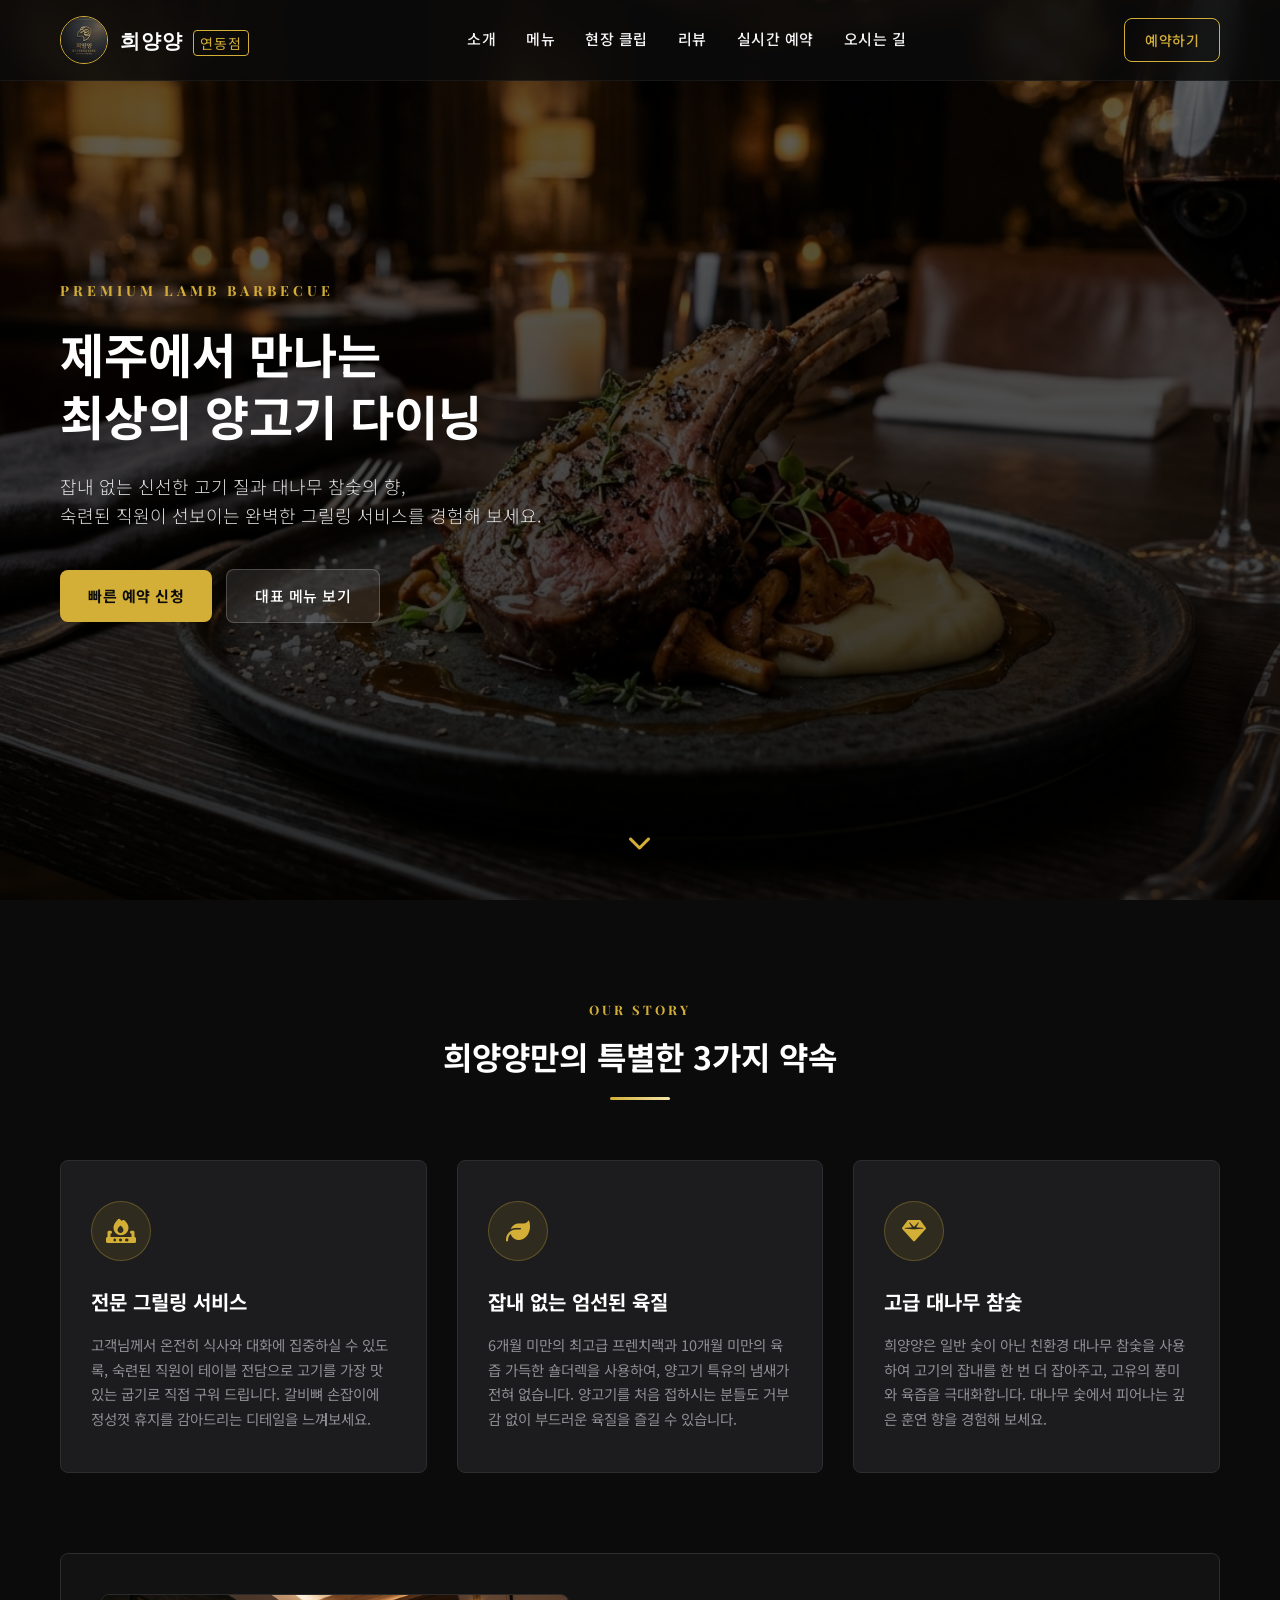
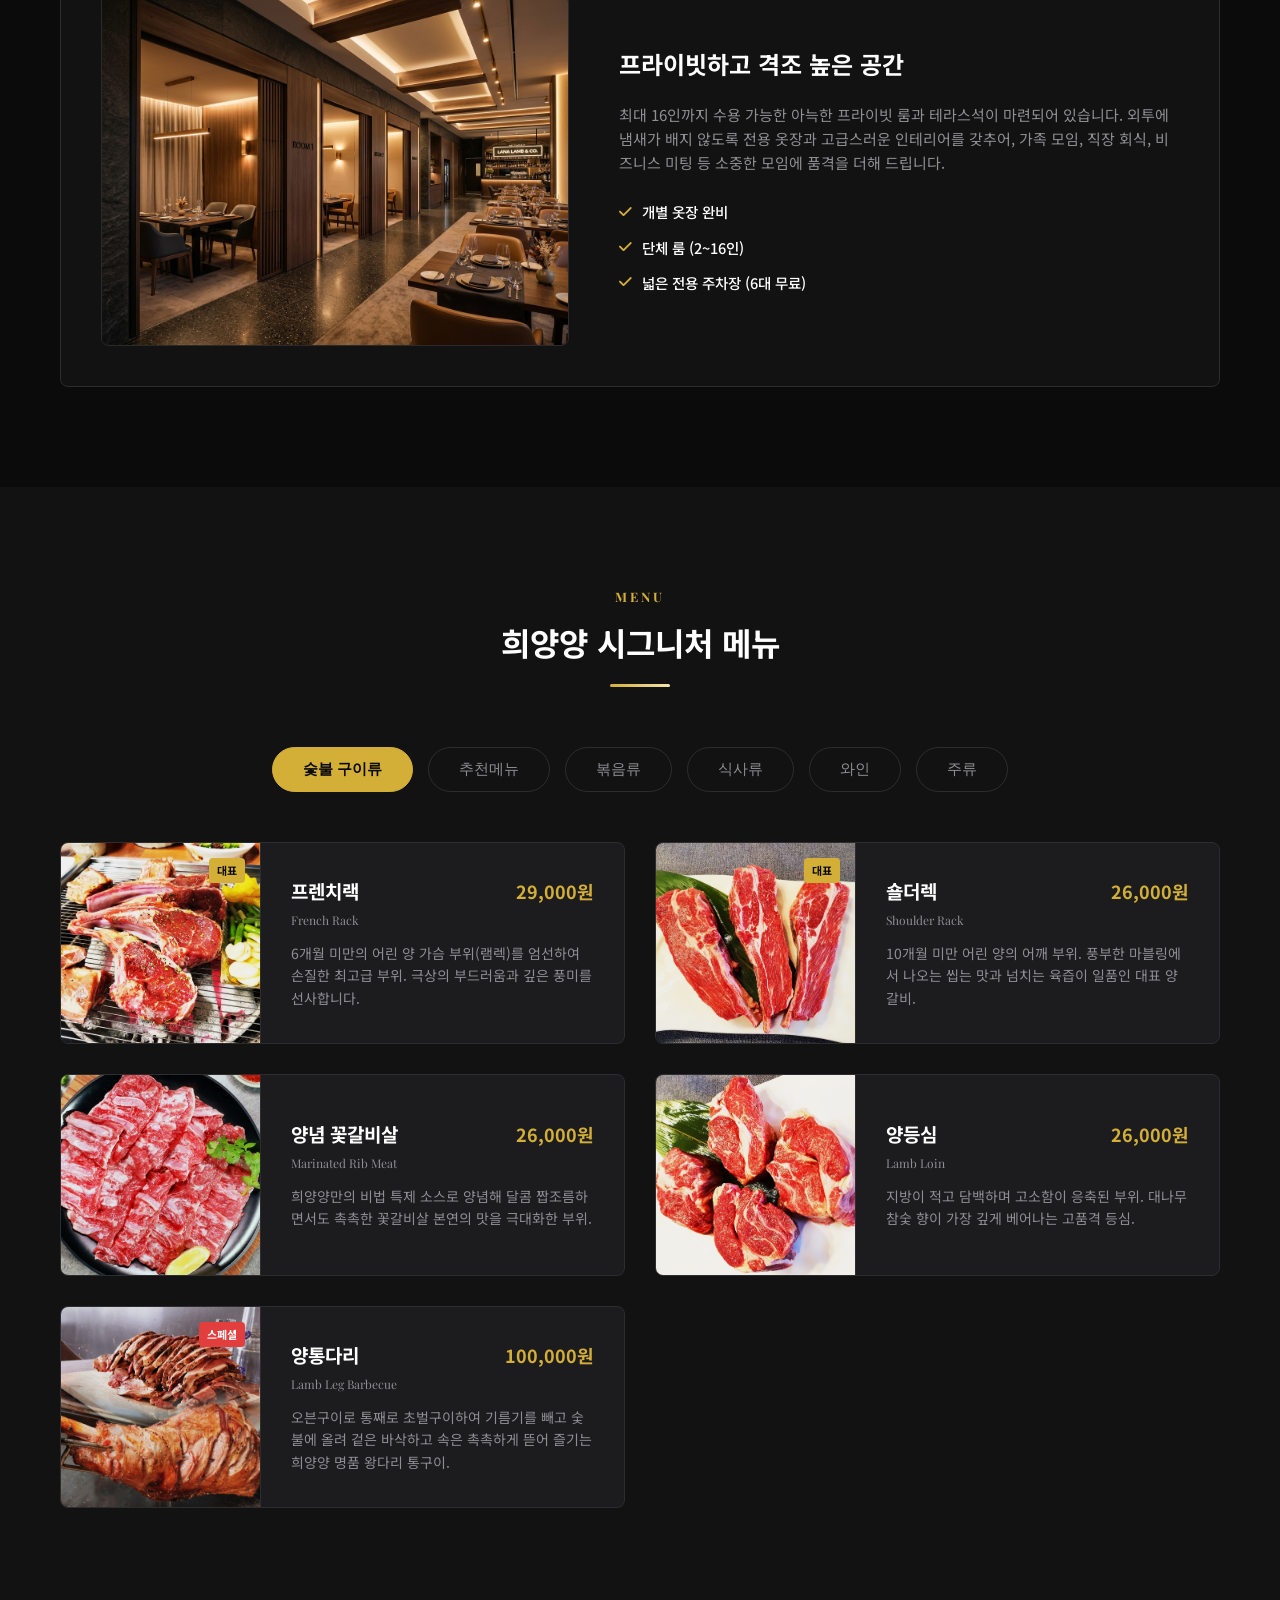
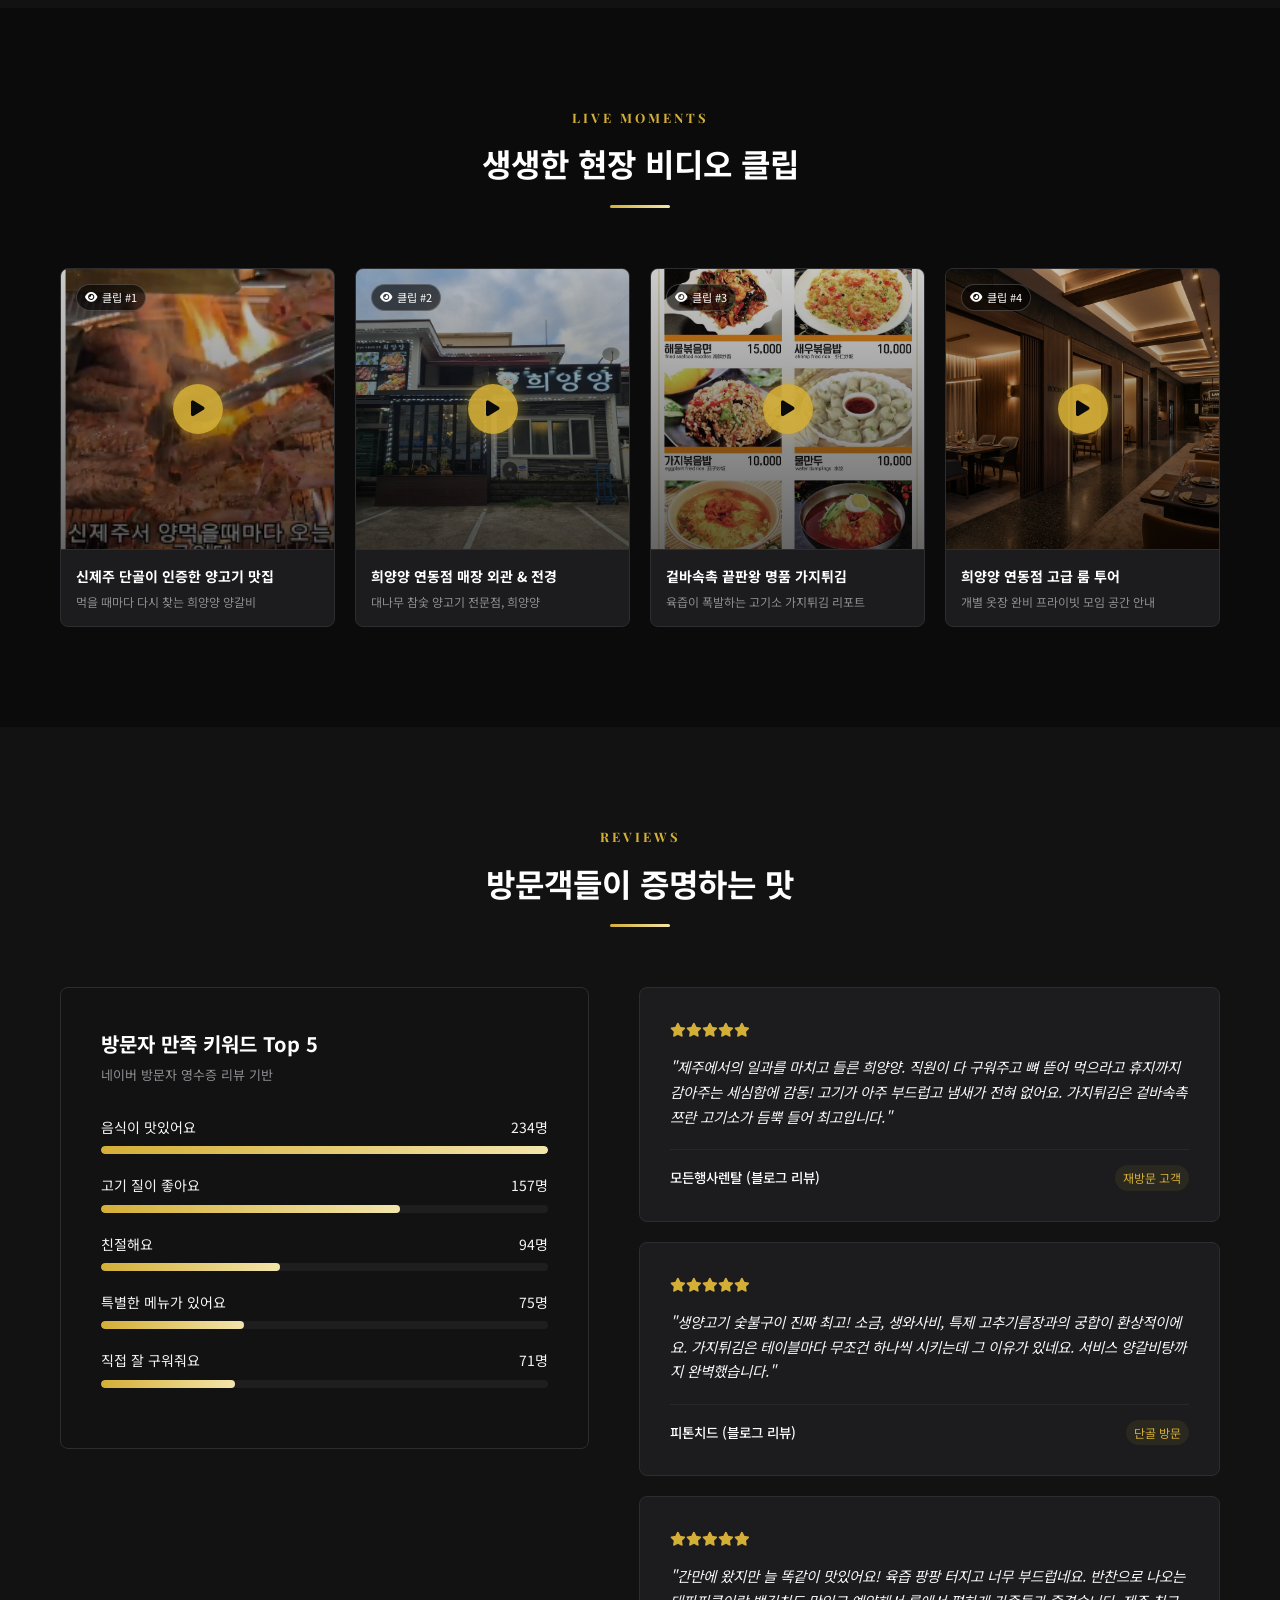
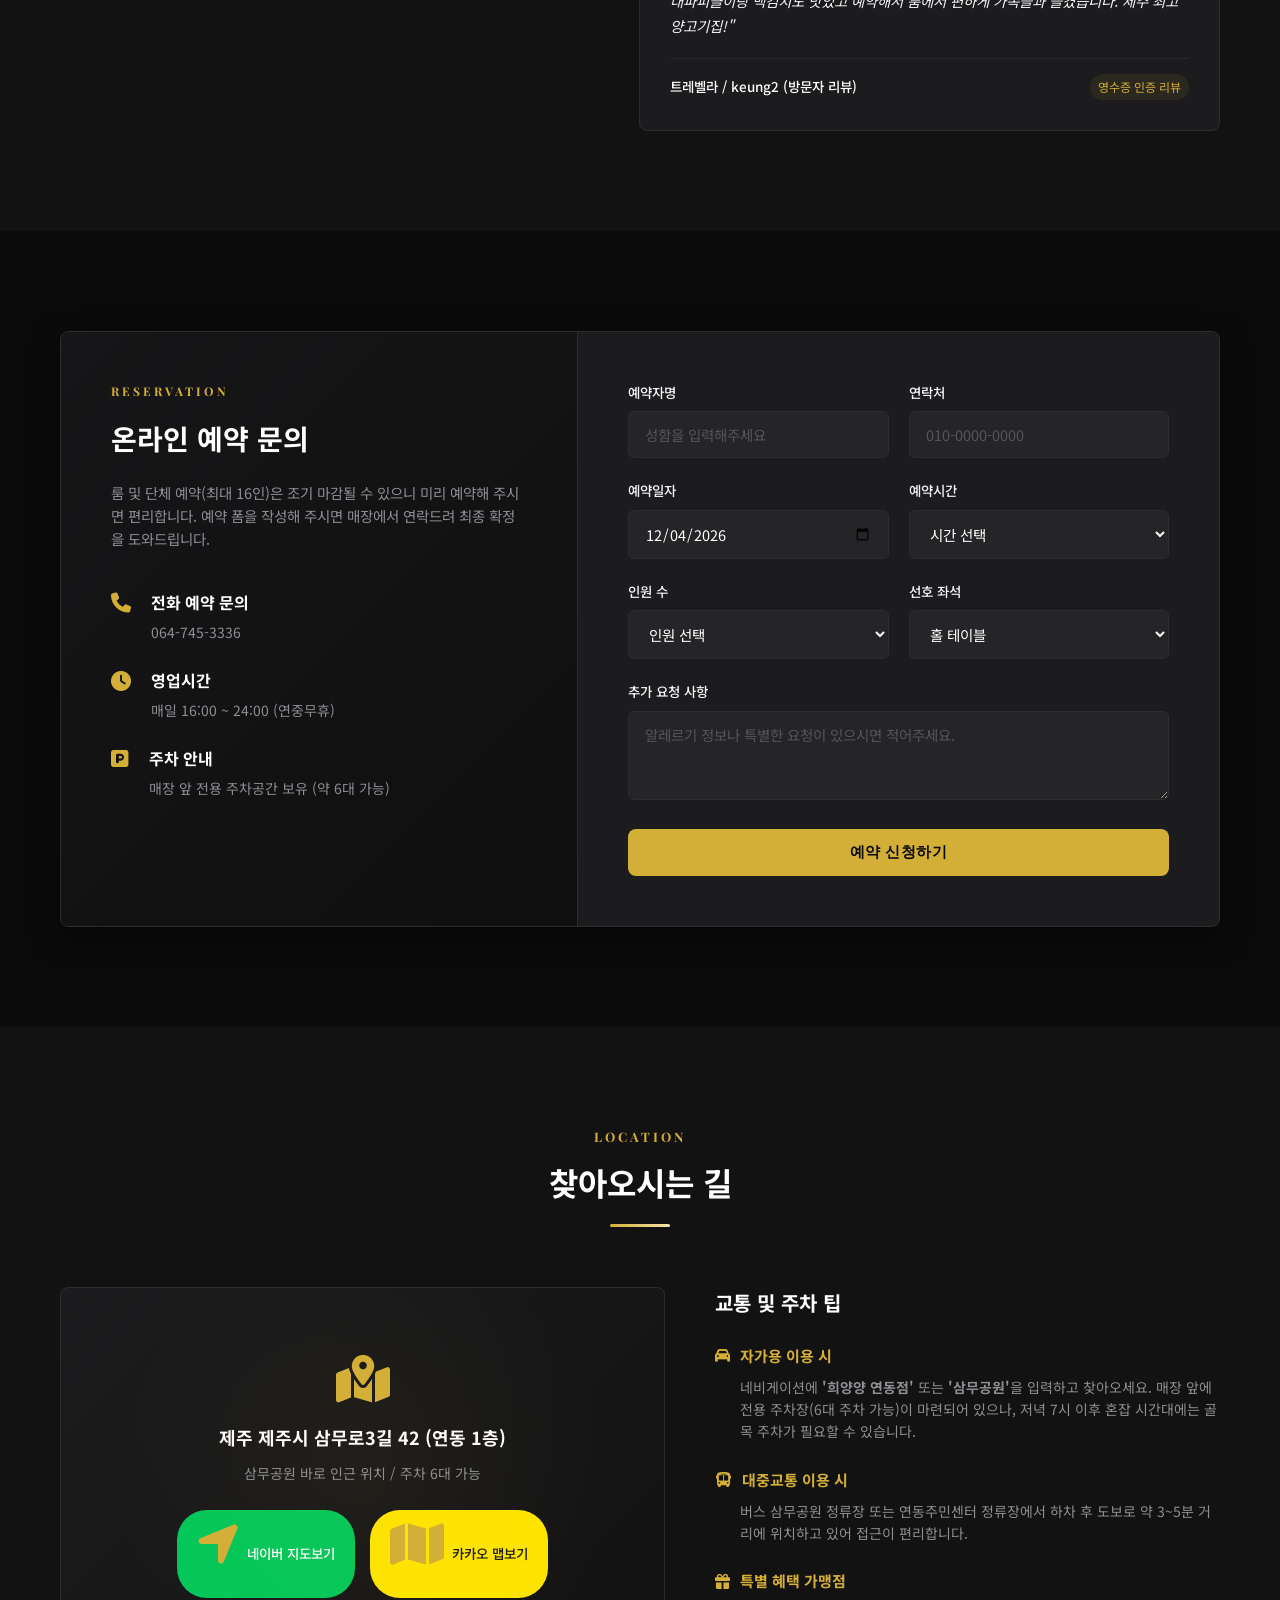
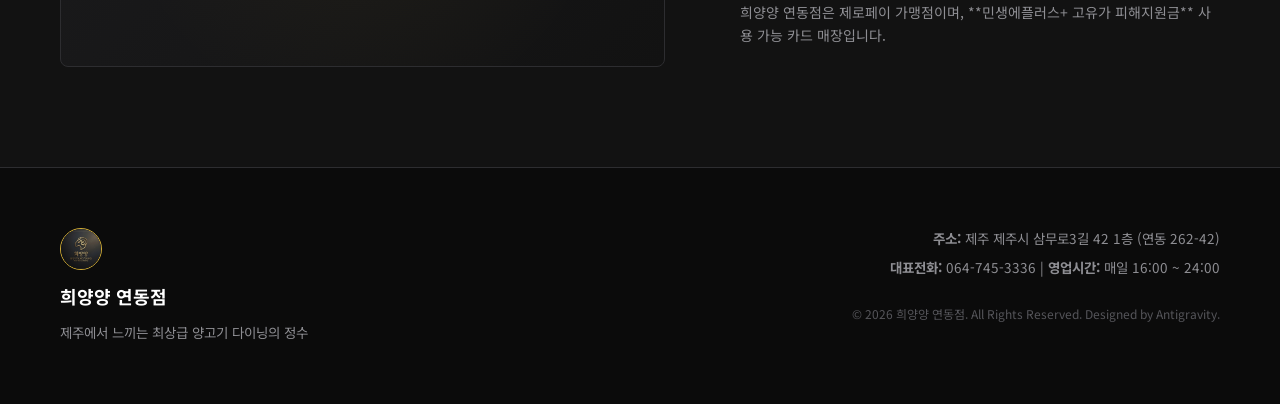
<file: index.html>
<!DOCTYPE html>
<html lang="ko">
<head>
  <meta charset="UTF-8">
  <meta name="viewport" content="width=device-width, initial-scale=1.0">
  <title>희양양 연동점 | 프리미엄 양고기 전문점</title>
  <meta name="description" content="제주 연동 삼무공원 근처 양고기 맛집 희양양. 잡내 없는 프렌치랙, 숄더렉과 직접 구워주는 명품 그릴링 서비스를 고급스러운 분위기에서 즐겨보세요.">
  
  <!-- SEO Open Graph -->
  <meta property="og:type" content="website">
  <meta property="og:title" content="희양양 연동점 | 프리미엄 양고기 전문점">
  <meta property="og:description" content="잡내 없는 최상급 양고기와 전문 그릴링 서비스, 대나무 참숯 향이 어우러진 신제주 최고의 양고기 맛집.">
  <meta property="og:image" content="images/hero.jpg">
  
  <!-- Fonts -->
  <link rel="preconnect" href="https://fonts.googleapis.com">
  <link rel="preconnect" href="https://fonts.gstatic.com" crossorigin>
  <link href="https://fonts.googleapis.com/css2?family=Noto+Sans+KR:wght@300;400;500;700&family=Playfair+Display:ital,wght@0,400;0,700;1,400&display=swap" rel="stylesheet">
  
  <!-- FontAwesome for Icons -->
  <link rel="stylesheet" href="https://cdnjs.cloudflare.com/ajax/libs/font-awesome/6.4.0/css/all.min.css">
  
  <!-- Custom CSS -->
  <link rel="stylesheet" href="style.css?v=1.3">
</head>
<body>

  <!-- Header & Navigation -->
  <header id="header">
    <div class="container header-container">
      <a href="#" class="logo-area">
        <img src="images/logo.jpg" alt="희양양 로고" class="logo-img">
        <span class="logo-text">희양양 <span class="accent">연동점</span></span>
      </a>
      
      <nav class="nav-menu" id="navMenu">
        <ul>
          <li><a href="#about" class="nav-link">소개</a></li>
          <li><a href="#menu" class="nav-link">메뉴</a></li>
          <li><a href="#clips" class="nav-link">현장 클립</a></li>
          <li><a href="#reviews" class="nav-link">리뷰</a></li>
          <li><a href="#reservation" class="nav-link">실시간 예약</a></li>
          <li><a href="#location" class="nav-link">오시는 길</a></li>
        </ul>
      </nav>

      <div class="header-cta">
        <a href="#reservation" class="btn btn-outline">예약하기</a>
      </div>

      <button class="hamburger" id="hamburger" aria-label="메뉴 열기">
        <i class="fa-solid fa-bars"></i>
      </button>
    </div>
  </header>

  <!-- Hero Section -->
  <section id="hero">
    <!-- Background Slider -->
    <div class="hero-slider">
      <div class="hero-slide active" style="background-image: url('images/exterior.png');"></div>
      <div class="hero-slide" style="background-image: url('images/hero.jpg');"></div>
      <div class="hero-slide" style="background-image: url('images/interior.jpg');"></div>
    </div>
    <div class="container hero-container">
      <div class="hero-content">
        <span class="sub-title">PREMIUM LAMB BARBECUE</span>
        <h1 class="main-title">제주에서 만나는<br>최상의 양고기 다이닝</h1>
        <p class="description">잡내 없는 신선한 고기 질과 대나무 참숯의 향,<br>숙련된 직원이 선보이는 완벽한 그릴링 서비스를 경험해 보세요.</p>
        <div class="hero-buttons">
          <a href="#reservation" class="btn btn-primary">빠른 예약 신청</a>
          <a href="#menu" class="btn btn-secondary">대표 메뉴 보기</a>
        </div>
      </div>
    </div>
    <div class="scroll-down">
      <a href="#about"><i class="fa-solid fa-chevron-down"></i></a>
    </div>
  </section>

  <!-- Brand Story / About Section -->
  <section id="about" class="section">
    <div class="container">
      <div class="section-header text-center">
        <span class="section-tag">OUR STORY</span>
        <h2 class="section-title">희양양만의 특별한 3가지 약속</h2>
        <div class="title-bar"></div>
      </div>
      
      <div class="about-grid">
        <div class="about-card">
          <div class="icon-box"><i class="fa-solid fa-fire-burner"></i></div>
          <h3>전문 그릴링 서비스</h3>
          <p>고객님께서 온전히 식사와 대화에 집중하실 수 있도록, 숙련된 직원이 테이블 전담으로 고기를 가장 맛있는 굽기로 직접 구워 드립니다. 갈비뼈 손잡이에 정성껏 휴지를 감아드리는 디테일을 느껴보세요.</p>
        </div>
        
        <div class="about-card">
          <div class="icon-box"><i class="fa-solid fa-leaf"></i></div>
          <h3>잡내 없는 엄선된 육질</h3>
          <p>6개월 미만의 최고급 프렌치랙과 10개월 미만의 육즙 가득한 숄더렉을 사용하여, 양고기 특유의 냄새가 전혀 없습니다. 양고기를 처음 접하시는 분들도 거부감 없이 부드러운 육질을 즐길 수 있습니다.</p>
        </div>
        
        <div class="about-card">
          <div class="icon-box"><i class="fa-solid fa-gem"></i></div>
          <h3>고급 대나무 참숯</h3>
          <p>희양양은 일반 숯이 아닌 친환경 대나무 참숯을 사용하여 고기의 잡내를 한 번 더 잡아주고, 고유의 풍미와 육즙을 극대화합니다. 대나무 숯에서 피어나는 깊은 훈연 향을 경험해 보세요.</p>
        </div>
      </div>

      <div class="about-intro-box">
        <div class="intro-image-wrapper">
          <img src="images/interior.jpg" alt="매장 내부 전경" class="intro-img">
        </div>
        <div class="intro-text">
          <h3>프라이빗하고 격조 높은 공간</h3>
          <p>최대 16인까지 수용 가능한 아늑한 프라이빗 룸과 테라스석이 마련되어 있습니다. 외투에 냄새가 배지 않도록 전용 옷장과 고급스러운 인테리어를 갖추어, 가족 모임, 직장 회식, 비즈니스 미팅 등 소중한 모임에 품격을 더해 드립니다.</p>
          <div class="features-list">
            <span><i class="fa-solid fa-check"></i> 개별 옷장 완비</span>
            <span><i class="fa-solid fa-check"></i> 단체 룸 (2~16인)</span>
            <span><i class="fa-solid fa-check"></i> 넓은 전용 주차장 (6대 무료)</span>
          </div>
        </div>
      </div>
    </div>
  </section>

  <!-- Menu Section -->
  <section id="menu" class="section bg-dark">
    <div class="container">
      <div class="section-header text-center">
        <span class="section-tag">MENU</span>
        <h2 class="section-title">희양양 <br class="mobile-only-br">시그니처 메뉴</h2>
        <div class="title-bar"></div>
      </div>

      <!-- Menu Tabs Container -->
      <div class="menu-tabs-container">
        <div class="menu-tabs">
          <button class="tab-btn active" data-target="bbq">숯불 구이류</button>
          <button class="tab-btn" data-target="recommend">추천메뉴</button>
          <button class="tab-btn" data-target="stirfry">볶음류</button>
          <button class="tab-btn" data-target="meals">식사류</button>
          <button class="tab-btn" data-target="wine">와인</button>
          <button class="tab-btn" data-target="drinks">주류</button>
        </div>
        <!-- Scroll Cue Indicator -->
        <div class="scroll-cue" id="menuScrollCue">
          <i class="fa-solid fa-chevron-right"></i>
        </div>
      </div>

      <!-- Tab Content: BBQ -->
      <div class="tab-content active" id="bbq">
        <div class="menu-grid">
          <!-- Menu 1 -->
          <div class="menu-card">
            <div class="menu-card-image" style="background-image: url('images/frenchrack.jpg'); background-size: cover; background-position: center;">
              <div class="menu-card-badge">대표</div>
            </div>
            <div class="menu-card-info">
              <div class="menu-card-header">
                <h3>프렌치랙 <span class="sub-name">French Rack</span></h3>
                <span class="price">29,000원</span>
              </div>
              <p class="menu-desc">6개월 미만의 어린 양 가슴 부위(램렉)를 엄선하여 손질한 최고급 부위. 극상의 부드러움과 깊은 풍미를 선사합니다.</p>
            </div>
          </div>
          
          <!-- Menu 2 -->
          <div class="menu-card">
            <div class="menu-card-image" style="background-image: url('images/shoulderack.jpg'); background-size: cover; background-position: center;">
              <div class="menu-card-badge">대표</div>
            </div>
            <div class="menu-card-info">
              <div class="menu-card-header">
                <h3>숄더렉 <span class="sub-name">Shoulder Rack</span></h3>
                <span class="price">26,000원</span>
              </div>
              <p class="menu-desc">10개월 미만 어린 양의 어깨 부위. 풍부한 마블링에서 나오는 씹는 맛과 넘치는 육즙이 일품인 대표 양갈비.</p>
            </div>
          </div>

          <!-- Menu 3 -->
          <div class="menu-card">
            <div class="menu-card-image" style="background-image: url('images/ribmeat.jpg'); background-size: cover; background-position: center;"></div>
            <div class="menu-card-info">
              <div class="menu-card-header">
                <h3>양념 꽃갈비살 <span class="sub-name">Marinated Rib Meat</span></h3>
                <span class="price">26,000원</span>
              </div>
              <p class="menu-desc">희양양만의 비법 특제 소스로 양념해 달콤 짭조름하면서도 촉촉한 꽃갈비살 본연의 맛을 극대화한 부위.</p>
            </div>
          </div>

          <!-- Menu 4 -->
          <div class="menu-card">
            <div class="menu-card-image" style="background-image: url('images/loin.jpg'); background-size: cover; background-position: center;"></div>
            <div class="menu-card-info">
              <div class="menu-card-header">
                <h3>양등심 <span class="sub-name">Lamb Loin</span></h3>
                <span class="price">26,000원</span>
              </div>
              <p class="menu-desc">지방이 적고 담백하며 고소함이 응축된 부위. 대나무 참숯 향이 가장 깊게 베어나는 고품격 등심.</p>
            </div>
          </div>

          <!-- Menu 5 -->
          <div class="menu-card">
            <div class="menu-card-image" style="background-image: url('images/lambleg.jpg'); background-size: cover; background-position: center;">
              <div class="menu-card-badge" style="background-color: #e23e3e; color: #fff;">스페셜</div>
            </div>
            <div class="menu-card-info">
              <div class="menu-card-header">
                <h3>양통다리 <span class="sub-name">Lamb Leg Barbecue</span></h3>
                <span class="price">100,000원</span>
              </div>
              <p class="menu-desc">오븐구이로 통째로 초벌구이하여 기름기를 빼고 숯불에 올려 겉은 바삭하고 속은 촉촉하게 뜯어 즐기는 희양양 명품 왕다리 통구이.</p>
            </div>
          </div>
        </div>
      </div>

      <!-- Tab Content: Recommend -->
      <div class="tab-content" id="recommend">
        <div class="menu-category-wrapper">
          <div class="menu-category-image-box">
            <img src="images/recommend.png" alt="추천메뉴" class="menu-category-img">
          </div>
          <div class="menu-category-list-box">
            <ul class="luxury-menu-list">
              <li>
                <span class="menu-name">마라롱샤</span>
                <span class="menu-dots"></span>
                <span class="menu-price">35,000원</span>
              </li>
              <li>
                <span class="menu-name">마라샹궈</span>
                <span class="menu-dots"></span>
                <span class="menu-price">35,000원</span>
              </li>
              <li>
                <span class="menu-name">마라소고기</span>
                <span class="menu-dots"></span>
                <span class="menu-price">25,000원</span>
              </li>
              <li>
                <span class="menu-name">마라탕</span>
                <span class="menu-dots"></span>
                <span class="menu-price">15,000원</span>
              </li>
            </ul>
          </div>
        </div>
      </div>

      <!-- Tab Content: Stir-fry -->
      <div class="tab-content" id="stirfry">
        <div class="menu-category-wrapper">
          <div class="menu-category-image-box">
            <img src="images/stirfry.jpg" alt="볶음류" class="menu-category-img">
          </div>
          <div class="menu-category-list-box">
            <ul class="luxury-menu-list">
              <li>
                <span class="menu-name">토마토양고기스튜</span>
                <span class="menu-dots"></span>
                <span class="menu-price">26,000원</span>
              </li>
              <li>
                <span class="menu-name">꿔바로우</span>
                <span class="menu-dots"></span>
                <span class="menu-price">20,000원</span>
              </li>
              <li>
                <span class="menu-name">가지튀김</span>
                <span class="menu-dots"></span>
                <span class="menu-price">20,000원</span>
              </li>
              <li>
                <span class="menu-name">어향가지</span>
                <span class="menu-dots"></span>
                <span class="menu-price">20,000원</span>
              </li>
              <li>
                <span class="menu-name">향라대하</span>
                <span class="menu-dots"></span>
                <span class="menu-price">20,000원</span>
              </li>
              <li>
                <span class="menu-name">청경채새우요리</span>
                <span class="menu-dots"></span>
                <span class="menu-price">20,000원</span>
              </li>
            </ul>
          </div>
        </div>
      </div>

      <!-- Tab Content: Meals -->
      <div class="tab-content" id="meals">
        <div class="menu-category-wrapper">
          <div class="menu-category-image-box">
            <img src="images/meals.jpg" alt="식사류" class="menu-category-img">
          </div>
          <div class="menu-category-list-box">
            <ul class="luxury-menu-list">
              <li>
                <span class="menu-name">해물볶음면</span>
                <span class="menu-dots"></span>
                <span class="menu-price">15,000원</span>
              </li>
              <li>
                <span class="menu-name">새우볶음밥</span>
                <span class="menu-dots"></span>
                <span class="menu-price">10,000원</span>
              </li>
              <li>
                <span class="menu-name">가지볶음밥</span>
                <span class="menu-dots"></span>
                <span class="menu-price">10,000원</span>
              </li>
              <li>
                <span class="menu-name">물만두</span>
                <span class="menu-dots"></span>
                <span class="menu-price">10,000원</span>
              </li>
              <li>
                <span class="menu-name">옥수수국수</span>
                <span class="menu-dots"></span>
                <span class="menu-price">8,000원</span>
              </li>
              <li>
                <span class="menu-name">냉면</span>
                <span class="menu-dots"></span>
                <span class="menu-price">7,000원</span>
              </li>
            </ul>
          </div>
        </div>
      </div>

      <!-- Tab Content: Wine -->
      <div class="tab-content" id="wine">
        <div class="menu-category-wrapper">
          <div class="menu-category-image-box">
            <img src="images/wine.png" alt="와인" class="menu-category-img">
          </div>
          <div class="menu-category-list-box">
            <ul class="luxury-menu-list">
              <li>
                <span class="menu-name">1865 까베르네 쇼비뇽</span>
                <span class="menu-dots"></span>
                <span class="menu-price">80,000원</span>
              </li>
              <li>
                <span class="menu-name">몬테스 알파 까베르네 쇼비뇽</span>
                <span class="menu-dots"></span>
                <span class="menu-price">75,000원</span>
              </li>
              <li>
                <span class="menu-name">퀸 오브 몽페라 레드</span>
                <span class="menu-dots"></span>
                <span class="menu-price">65,000원</span>
              </li>
              <li>
                <span class="menu-name">샤또 뀌르통 라 페리에르</span>
                <span class="menu-dots"></span>
                <span class="menu-price">60,000원</span>
              </li>
              <li>
                <span class="menu-name">빈 555 쉬라즈</span>
                <span class="menu-dots"></span>
                <span class="menu-price">60,000원</span>
              </li>
              <li>
                <span class="menu-name">빠삐용 메를로 까베르네</span>
                <span class="menu-dots"></span>
                <span class="menu-price">55,000원</span>
              </li>
              <li>
                <span class="menu-name">앙시앙땅 까베르네 쉬라</span>
                <span class="menu-dots"></span>
                <span class="menu-price">45,000원</span>
              </li>
              <li>
                <span class="menu-name">7 컬러즈 까베르네 쇼비뇽</span>
                <span class="menu-dots"></span>
                <span class="menu-price">40,000원</span>
              </li>
              <li>
                <span class="menu-name">뷰 마넨 레세르바 소비뇽 블랑</span>
                <span class="menu-dots"></span>
                <span class="menu-price">39,000원</span>
              </li>
              <li>
                <span class="menu-name">카르멘 샤도네</span>
                <span class="menu-dots"></span>
                <span class="menu-price">35,000원</span>
              </li>
              <li>
                <span class="menu-name">본 샹스 모스카토</span>
                <span class="menu-dots"></span>
                <span class="menu-price">25,000원</span>
              </li>
            </ul>
          </div>
        </div>
      </div>

      <!-- Tab Content: Drinks -->
      <div class="tab-content" id="drinks">
        <div class="menu-category-wrapper">
          <div class="menu-category-image-box">
            <img src="images/drinks.png" alt="주류" class="menu-category-img">
          </div>
          <div class="menu-category-list-box">
            <ul class="luxury-menu-list">
              <li>
                <span class="menu-name">자약</span>
                <span class="menu-dots"></span>
                <span class="menu-price">80,000원</span>
              </li>
              <li>
                <span class="menu-name">연태고량</span>
                <span class="menu-dots"></span>
                <span class="menu-price">45,000원</span>
              </li>
              <li>
                <span class="menu-name">죽엽청주</span>
                <span class="menu-dots"></span>
                <span class="menu-price">45,000원</span>
              </li>
              <li>
                <span class="menu-name">공부가주</span>
                <span class="menu-dots"></span>
                <span class="menu-price">45,000원</span>
              </li>
              <li>
                <span class="menu-name">칭다오</span>
                <span class="menu-dots"></span>
                <span class="menu-price">7,000원</span>
              </li>
              <li>
                <span class="menu-name">하얼빈</span>
                <span class="menu-dots"></span>
                <span class="menu-price">6,000원</span>
              </li>
              <li>
                <span class="menu-name">소주</span>
                <span class="menu-dots"></span>
                <span class="menu-price">5,000원</span>
              </li>
              <li>
                <span class="menu-name">맥주</span>
                <span class="menu-dots"></span>
                <span class="menu-price">5,000원</span>
              </li>
              <li>
                <span class="menu-name">음료수</span>
                <span class="menu-dots"></span>
                <span class="menu-price">2,000원</span>
              </li>
            </ul>
          </div>
        </div>
      </div>


    </div>
  </section>

  <!-- Live Video Clips Section -->
  <section id="clips" class="section">
    <div class="container">
      <div class="section-header text-center">
        <span class="section-tag">LIVE MOMENTS</span>
        <h2 class="section-title">생생한 현장 비디오 클립</h2>
        <div class="title-bar"></div>
      </div>

      <div class="clips-grid">
        <!-- Clip 1 -->
        <a href="https://m.naver.com/shorts?mediaId=063ACAB8F6346B1ECAD6D0D35E98EA296CC1&serviceType=MOMENT&mediaType=VOD&recType=CLIP_SEARCH&panelType=vs_place&entryPoint=https%3A%2F%2Fplace.naver.com&recId=%7B%22type%22%3A%22INFO_TAG%22%2C%22order%22%3A%22RELATED%22%2C%22filter%22%3A%5B%22LOW_QUALITY_LEVEL_3%22%2C%22IS_POLITICAL_TOPIC_1%22%5D%2C%22query%22%3A%22place_1575929077%22%2C%22seedIndex%22%3A1%7D&enableReverse=true&clickNsc=mapv5.restaurant&clickArea=pht.clip" target="_blank" class="clip-card">
          <div class="clip-thumb" style="background-image: linear-gradient(rgba(0,0,0,0.2), rgba(0,0,0,0.6)), url('images/clip1_thumb.png');">
            <div class="play-icon"><i class="fa-solid fa-play"></i></div>
            <div class="clip-badge"><i class="fa-solid fa-eye"></i> 클립 #1</div>
          </div>
          <div class="clip-info">
            <h4>신제주 단골이 인증한 양고기 맛집</h4>
            <p>먹을 때마다 다시 찾는 희양양 양갈비</p>
          </div>
        </a>

        <!-- Clip 2 -->
        <a href="https://m.naver.com/shorts?mediaId=D83C301F56D9F241B3C66AC265F0176E6ECC&serviceType=CLIP&mediaType=VOD&recType=CLIP_SEARCH&panelType=vs_place&entryPoint=https%3A%2F%2Fplace.naver.com&recId=%7B%22type%22%3A%22INFO_TAG%22%2C%22order%22%3A%22RELATED%22%2C%22filter%22%3A%5B%22LOW_QUALITY_LEVEL_3%22%2C%22IS_POLITICAL_TOPIC_1%22%5D%2C%22query%22%3A%22place_1575929077%22%2C%22seedIndex%22%3A2%7D&enableReverse=true&clickNsc=mapv5.restaurant&clickArea=pht.clip" target="_blank" class="clip-card">
          <div class="clip-thumb" style="background-image: linear-gradient(rgba(0,0,0,0.2), rgba(0,0,0,0.6)), url('images/exterior.png');">
            <div class="play-icon"><i class="fa-solid fa-play"></i></div>
            <div class="clip-badge"><i class="fa-solid fa-eye"></i> 클립 #2</div>
          </div>
          <div class="clip-info">
            <h4>희양양 연동점 매장 외관 & 전경</h4>
            <p>대나무 참숯 양고기 전문점, 희양양</p>
          </div>
        </a>

        <!-- Clip 3 -->
        <a href="https://m.naver.com/shorts?mediaId=F0024BCE021DCD0B126B57AA820458275CD7&serviceType=MOMENT&mediaType=VOD&recType=CLIP_SEARCH&panelType=vs_place&entryPoint=https%3A%2F%2Fplace.naver.com&blogId=oyster_6715&docNo=10475637&recId=%7B%22type%22%3A%22INFO_TAG%22%2C%22order%22%3A%22RELATED%22%2C%22filter%22%3A%5B%22LOW_QUALITY_LEVEL_3%22%2C%22IS_POLITICAL_TOPIC_1%22%5D%2C%22query%22%3A%22place_1575929077%22%2C%22seedIndex%22%3A3%7D&enableReverse=true&clickNsc=mapv5.restaurant&clickArea=pht.clip" target="_blank" class="clip-card">
          <div class="clip-thumb" style="background-image: linear-gradient(rgba(0,0,0,0.2), rgba(0,0,0,0.6)), url('images/menu5.jpg');">
            <div class="play-icon"><i class="fa-solid fa-play"></i></div>
            <div class="clip-badge"><i class="fa-solid fa-eye"></i> 클립 #3</div>
          </div>
          <div class="clip-info">
            <h4>겉바속촉 끝판왕 명품 가지튀김</h4>
            <p>육즙이 폭발하는 고기소 가지튀김 리포트</p>
          </div>
        </a>

        <!-- Clip 4 -->
        <a href="https://m.naver.com/shorts?mediaId=FE3A43E5B038E6821E82D0D35E98EA296CC1&serviceType=MOMENT&mediaType=VOD&recType=CLIP_SEARCH&panelType=vs_place&entryPoint=https%3A%2F%2Fplace.naver.com&recId=%7B%22type%22%3A%22INFO_TAG%22%2C%22order%22%3A%22RELATED%22%2C%22filter%22%3A%5B%22LOW_QUALITY_LEVEL_3%22%2C%22IS_POLITICAL_TOPIC_1%22%5D%2C%22query%22%3A%22place_1575929077%22%2C%22seedIndex%22%3A4%7D&enableReverse=true&clickNsc=mapv5.restaurant&clickArea=pht.clip" target="_blank" class="clip-card">
          <div class="clip-thumb" style="background-image: linear-gradient(rgba(0,0,0,0.2), rgba(0,0,0,0.6)), url('images/interior.jpg');">
            <div class="play-icon"><i class="fa-solid fa-play"></i></div>
            <div class="clip-badge"><i class="fa-solid fa-eye"></i> 클립 #4</div>
          </div>
          <div class="clip-info">
            <h4>희양양 연동점 고급 룸 투어</h4>
            <p>개별 옷장 완비 프라이빗 모임 공간 안내</p>
          </div>
        </a>
      </div>
    </div>
  </section>

  <!-- Review Section -->
  <section id="reviews" class="section bg-dark">
    <div class="container">
      <div class="section-header text-center">
        <span class="section-tag">REVIEWS</span>
        <h2 class="section-title">방문객들이 증명하는 맛</h2>
        <div class="title-bar"></div>
      </div>

      <div class="reviews-wrapper">
        <!-- Keyword Analysis Chart (Left) -->
        <div class="review-stats">
          <h3>방문자 만족 키워드 Top 5</h3>
          <p class="stats-subtitle">네이버 방문자 영수증 리뷰 기반</p>
          
          <div class="stat-bar-group">
            <div class="stat-label-row">
              <span>음식이 맛있어요</span>
              <span>234명</span>
            </div>
            <div class="stat-bar-outer">
              <div class="stat-bar-inner" style="width: 100%;"></div>
            </div>
          </div>

          <div class="stat-bar-group">
            <div class="stat-label-row">
              <span>고기 질이 좋아요</span>
              <span>157명</span>
            </div>
            <div class="stat-bar-outer">
              <div class="stat-bar-inner" style="width: 67%;"></div>
            </div>
          </div>

          <div class="stat-bar-group">
            <div class="stat-label-row">
              <span>친절해요</span>
              <span>94명</span>
            </div>
            <div class="stat-bar-outer">
              <div class="stat-bar-inner" style="width: 40%;"></div>
            </div>
          </div>

          <div class="stat-bar-group">
            <div class="stat-label-row">
              <span>특별한 메뉴가 있어요</span>
              <span>75명</span>
            </div>
            <div class="stat-bar-outer">
              <div class="stat-bar-inner" style="width: 32%;"></div>
            </div>
          </div>

          <div class="stat-bar-group">
            <div class="stat-label-row">
              <span>직접 잘 구워줘요</span>
              <span>71명</span>
            </div>
            <div class="stat-bar-outer">
              <div class="stat-bar-inner" style="width: 30%;"></div>
            </div>
          </div>
        </div>

        <!-- Review Grid (Right) -->
        <div class="review-cards-container">
          <!-- Card 1 -->
          <div class="review-item">
            <div class="review-rating">
              <i class="fa-solid fa-star"></i><i class="fa-solid fa-star"></i><i class="fa-solid fa-star"></i><i class="fa-solid fa-star"></i><i class="fa-solid fa-star"></i>
            </div>
            <p class="review-text">"제주에서의 일과를 마치고 들른 희양양. 직원이 다 구워주고 뼈 뜯어 먹으라고 휴지까지 감아주는 세심함에 감동! 고기가 아주 부드럽고 냄새가 전혀 없어요. 가지튀김은 겉바속촉 쯔란 고기소가 듬뿍 들어 최고입니다."</p>
            <div class="review-author">
              <span class="author-name">모든행사렌탈 (블로그 리뷰)</span>
              <span class="visit-count">재방문 고객</span>
            </div>
          </div>

          <!-- Card 2 -->
          <div class="review-item">
            <div class="review-rating">
              <i class="fa-solid fa-star"></i><i class="fa-solid fa-star"></i><i class="fa-solid fa-star"></i><i class="fa-solid fa-star"></i><i class="fa-solid fa-star"></i>
            </div>
            <p class="review-text">"생양고기 숯불구이 진짜 최고! 소금, 생와사비, 특제 고추기름장과의 궁합이 환상적이에요. 가지튀김은 테이블마다 무조건 하나씩 시키는데 그 이유가 있네요. 서비스 양갈비탕까지 완벽했습니다."</p>
            <div class="review-author">
              <span class="author-name">피톤치드 (블로그 리뷰)</span>
              <span class="visit-count">단골 방문</span>
            </div>
          </div>

          <!-- Card 3 -->
          <div class="review-item">
            <div class="review-rating">
              <i class="fa-solid fa-star"></i><i class="fa-solid fa-star"></i><i class="fa-solid fa-star"></i><i class="fa-solid fa-star"></i><i class="fa-solid fa-star"></i>
            </div>
            <p class="review-text">"간만에 왔지만 늘 똑같이 맛있어요! 육즙 팡팡 터지고 너무 부드럽네요. 반찬으로 나오는 대파피클이랑 백김치도 맛있고 예약해서 룸에서 편하게 가족들과 즐겼습니다. 제주 최고 양고기집!"</p>
            <div class="review-author">
              <span class="author-name">트레벨라 / keung2 (방문자 리뷰)</span>
              <span class="visit-count">영수증 인증 리뷰</span>
            </div>
          </div>
        </div>
      </div>
    </div>
  </section>

  <!-- Reservation Section -->
  <section id="reservation" class="section">
    <div class="container">
      <div class="reservation-box">
        <div class="reservation-info-pane">
          <span class="tag">RESERVATION</span>
          <h2>온라인 예약 문의</h2>
          <p>룸 및 단체 예약(최대 16인)은 조기 마감될 수 있으니 미리 예약해 주시면 편리합니다. 예약 폼을 작성해 주시면 매장에서 연락드려 최종 확정을 도와드립니다.</p>
          
          <div class="info-item-list">
            <div class="info-item">
              <i class="fa-solid fa-phone"></i>
              <div>
                <h4>전화 예약 문의</h4>
                <p>064-745-3336</p>
              </div>
            </div>
            <div class="info-item">
              <i class="fa-solid fa-clock"></i>
              <div>
                <h4>영업시간</h4>
                <p>매일 16:00 ~ 24:00 (연중무휴)</p>
              </div>
            </div>
            <div class="info-item">
              <i class="fa-solid fa-square-parking"></i>
              <div>
                <h4>주차 안내</h4>
                <p>매장 앞 전용 주차공간 보유 (약 6대 가능)</p>
              </div>
            </div>
          </div>
        </div>

        <div class="reservation-form-pane">
          <form id="bookingForm">
            <div class="form-row">
              <div class="form-group">
                <label for="name">예약자명</label>
                <input type="text" id="name" required placeholder="성함을 입력해주세요">
              </div>
              <div class="form-group">
                <label for="phone">연락처</label>
                <input type="tel" id="phone" required placeholder="010-0000-0000">
              </div>
            </div>

            <div class="form-row">
              <div class="form-group">
                <label for="date">예약일자</label>
                <input type="date" id="date" required>
              </div>
              <div class="form-group">
                <label for="time">예약시간</label>
                <select id="time" required>
                  <option value="" disabled selected>시간 선택</option>
                  <option value="16:00">16:00</option>
                  <option value="17:00">17:00</option>
                  <option value="18:00">18:00 (피크타임)</option>
                  <option value="19:00">19:00 (피크타임)</option>
                  <option value="20:00">20:00</option>
                  <option value="21:00">21:00</option>
                  <option value="22:00">22:00</option>
                </select>
              </div>
            </div>

            <div class="form-row">
              <div class="form-group">
                <label for="guests">인원 수</label>
                <select id="guests" required>
                  <option value="" disabled selected>인원 선택</option>
                  <option value="2명">2명</option>
                  <option value="3~4명">3 ~ 4명</option>
                  <option value="5~8명">5 ~ 8명</option>
                  <option value="9~12명">9 ~ 12명 (단체)</option>
                  <option value="13~16명">13 ~ 16명 (단체 룸)</option>
                </select>
              </div>
              <div class="form-group">
                <label for="seating">선호 좌석</label>
                <select id="seating" required>
                  <option value="홀 테이블" selected>홀 테이블</option>
                  <option value="프라이빗 룸">프라이빗 룸 (옷장 완비)</option>
                  <option value="테라스석">테라스석</option>
                </select>
              </div>
            </div>

            <div class="form-group">
              <label for="requests">추가 요청 사항</label>
              <textarea id="requests" rows="3" placeholder="알레르기 정보나 특별한 요청이 있으시면 적어주세요."></textarea>
            </div>

            <button type="submit" class="btn btn-primary btn-block">예약 신청하기</button>
          </form>
        </div>
      </div>
    </div>
  </section>

  <!-- Location Section -->
  <section id="location" class="section bg-dark">
    <div class="container">
      <div class="section-header text-center">
        <span class="section-tag">LOCATION</span>
        <h2 class="section-title">찾아오시는 길</h2>
        <div class="title-bar"></div>
      </div>

      <div class="location-wrapper">
        <div class="map-container">
          <!-- Mock Map Placeholder with Premium Design -->
          <div class="map-placeholder">
            <div class="map-inner">
              <i class="fa-solid fa-map-location-dot"></i>
              <h3>제주 제주시 삼무로3길 42 (연동 1층)</h3>
              <p>삼무공원 바로 인근 위치 / 주차 6대 가능</p>
              <div class="map-links">
                <a href="https://map.naver.com/v5/search/%EC%95%BC%EC%96%91%EC%96%91%20%EC%97%B0%EB%8F%99%EC%A0%90" target="_blank" class="map-btn naver-map"><i class="fa-solid fa-location-arrow"></i> 네이버 지도보기</a>
                <a href="https://map.kakao.com/?q=%EC%A0%9C%EC%A3%BC%20%ED%9D%AC%EC%96%91%EC%96%91%20%EC%97%B0%EB%8F%99%EC%A0%90" target="_blank" class="map-btn kakao-map"><i class="fa-solid fa-map"></i> 카카오 맵보기</a>
              </div>
            </div>
          </div>
        </div>

        <div class="location-details">
          <h3>교통 및 주차 팁</h3>
          <ul class="tips-list">
            <li>
              <span class="tip-title"><i class="fa-solid fa-car"></i> 자가용 이용 시</span>
              <p>네비게이션에 <strong>'희양양 연동점'</strong> 또는 <strong>'삼무공원'</strong>을 입력하고 찾아오세요. 매장 앞에 전용 주차장(6대 주차 가능)이 마련되어 있으나, 저녁 7시 이후 혼잡 시간대에는 골목 주차가 필요할 수 있습니다.</p>
            </li>
            <li>
              <span class="tip-title"><i class="fa-solid fa-bus"></i> 대중교통 이용 시</span>
              <p>버스 삼무공원 정류장 또는 연동주민센터 정류장에서 하차 후 도보로 약 3~5분 거리에 위치하고 있어 접근이 편리합니다.</p>
            </li>
            <li>
              <span class="tip-title"><i class="fa-solid fa-gift"></i> 특별 혜택 가맹점</span>
              <p>희양양 연동점은 제로페이 가맹점이며, **민생에플러스+ 고유가 피해지원금** 사용 가능 카드 매장입니다.</p>
            </li>
          </ul>
        </div>
      </div>
    </div>
  </section>

  <!-- Footer -->
  <footer>
    <div class="container footer-container">
      <div class="footer-brand">
        <img src="images/logo.jpg" alt="희양양 로고" class="footer-logo">
        <h3>희양양 연동점</h3>
        <p>제주에서 느끼는 최상급 양고기 다이닝의 정수</p>
      </div>

      <div class="footer-info">
        <p><strong>주소:</strong> 제주 제주시 삼무로3길 42 1층 (연동 262-42)</p>
        <p><strong>대표전화:</strong> 064-745-3336 | <strong>영업시간:</strong> 매일 16:00 ~ 24:00</p>
        <p class="copyright">&copy; 2026 희양양 연동점. All Rights Reserved. Designed by Antigravity.</p>
      </div>
    </div>
  </footer>

  <!-- Booking Success Modal -->
  <div class="modal" id="successModal">
    <div class="modal-content">
      <i class="fa-solid fa-circle-check success-icon"></i>
      <h2>예약 신청이 완료되었습니다!</h2>
      <p>작성하신 정보로 예약을 접수하였습니다. 매장에서 신속히 확인하여 연락처(<span id="modalPhone"></span>)로 확정 전화를 드리겠습니다.</p>
      <button class="btn btn-primary" id="modalClose">확인</button>
    </div>
  </div>



  <!-- Custom JS -->
  <script src="script.js?v=1.3"></script>
</body>
</html>
</file>
<file: style.css>
/* ==========================================================================
   희양양 연동점 - 프리미엄 다크 에스테틱 스타일시트 (수정본)
   ========================================================================== */

/* 1. 디자인 시스템 토큰 정의 */
:root {
  --primary-color: #D4AF37;       /* 고급스러운 웜 골드 */
  --primary-hover: #F3E5AB;       /* 마일드 골드 */
  --bg-black: #0B0B0B;            /* 깊은 제트 블랙 */
  --bg-dark: #121212;             /* 기본 백그라운드 차콜 */
  --bg-card: #1C1C1E;             /* 카드 및 섹션 내 박스 */
  --bg-input: #252528;            /* 입력 필드 배경 */
  --border-color: #2D2D30;         /* 구분선 및 테두리 */
  
  --text-white: #FFFFFF;
  --text-light: #F5F5F7;          /* 기본 본문 텍스트 */
  --text-muted: #8E8E93;          /* 비활성/보조 텍스트 */
  --text-accent: #E5C158;
  
  --font-ko: 'Noto Sans KR', sans-serif;
  --font-en: 'Playfair Display', serif;
  
  --transition-smooth: all 0.3s cubic-bezier(0.25, 0.8, 0.25, 1);
  --box-shadow: 0 10px 30px rgba(0, 0, 0, 0.5);
  --border-radius: 8px;
}

/* Custom Scrollbar & Firefox Scrollbar */
html::-webkit-scrollbar,
body::-webkit-scrollbar,
::-webkit-scrollbar {
  width: 10px;
  height: 10px;
}
html::-webkit-scrollbar-track,
body::-webkit-scrollbar-track,
::-webkit-scrollbar-track {
  background: var(--bg-black);
}
html::-webkit-scrollbar-thumb,
body::-webkit-scrollbar-thumb,
::-webkit-scrollbar-thumb {
  background: var(--border-color);
  border-radius: 5px;
  border: 2px solid var(--bg-black);
}
html::-webkit-scrollbar-thumb:hover,
body::-webkit-scrollbar-thumb:hover,
::-webkit-scrollbar-thumb:hover {
  background: var(--primary-color);
}
html, body {
  scrollbar-width: thin;
  scrollbar-color: var(--border-color) var(--bg-black);
}

/* Reset & Base Styles */
* {
  box-sizing: border-box;
  margin: 0;
  padding: 0;
}

html {
  scroll-behavior: smooth;
}

body {
  font-family: var(--font-ko);
  background-color: var(--bg-black);
  color: var(--text-light);
  line-height: 1.6;
  overflow-x: hidden;
}

ul {
  list-style: none;
}

a {
  text-decoration: none;
  color: inherit;
  transition: var(--transition-smooth);
}

img {
  max-width: 100%;
  height: auto;
  display: block;
}

.container {
  width: 100%;
  max-width: 1200px;
  margin: 0 auto;
  padding: 0 20px;
}

.section {
  padding: 100px 0;
}

.bg-dark {
  background-color: var(--bg-dark);
}

.text-center {
  text-align: center;
}

/* Buttons */
.btn {
  display: inline-block;
  padding: 14px 28px;
  font-weight: 500;
  font-size: 15px;
  border-radius: var(--border-radius);
  cursor: pointer;
  transition: var(--transition-smooth);
  text-transform: uppercase;
  letter-spacing: 0.5px;
  border: none;
}

.btn-primary {
  background-color: var(--primary-color);
  color: var(--bg-black);
  font-weight: 700;
}

.btn-primary:hover {
  background-color: var(--primary-hover);
  box-shadow: 0 5px 15px rgba(212, 175, 55, 0.4);
  transform: translateY(-2px);
}

.btn-secondary {
  background-color: rgba(255, 255, 255, 0.1);
  color: var(--text-white);
  border: 1px solid rgba(255, 255, 255, 0.2);
  margin-left: 10px;
}

.btn-secondary:hover {
  background-color: rgba(255, 255, 255, 0.2);
  transform: translateY(-2px);
}

.btn-outline {
  background-color: transparent;
  color: var(--primary-color);
  border: 1.5px solid var(--primary-color);
  padding: 10px 20px;
  font-size: 14px;
}

.btn-outline:hover {
  background-color: var(--primary-color);
  color: var(--bg-black);
  font-weight: 700;
}

.btn-block {
  width: 100%;
  display: block;
}

/* Header & Navigation */
header {
  position: fixed;
  top: 0;
  left: 0;
  width: 100%;
  z-index: 1000;
  background-color: rgba(11, 11, 11, 0.85);
  backdrop-filter: blur(10px);
  -webkit-backdrop-filter: blur(10px);
  border-bottom: 1px solid rgba(255, 255, 255, 0.05);
  transition: var(--transition-smooth);
}

header.scrolled {
  background-color: var(--bg-black);
  padding: 10px 0;
}

.header-container {
  display: flex;
  justify-content: space-between;
  align-items: center;
  height: 80px;
}

.logo-area {
  display: flex;
  align-items: center;
  gap: 12px;
}

.logo-img {
  width: 48px;
  height: 48px;
  border-radius: 50%;
  border: 1.5px solid var(--primary-color);
  object-fit: cover;
}

.logo-text {
  font-family: var(--font-en);
  font-size: 20px;
  font-weight: 700;
  letter-spacing: 1px;
  color: var(--text-white);
}

.logo-text .accent {
  color: var(--primary-color);
  font-size: 14px;
  font-family: var(--font-ko);
  font-weight: 400;
  border: 1px solid var(--primary-color);
  padding: 2px 6px;
  border-radius: 4px;
  margin-left: 4px;
  vertical-align: middle;
}

.nav-menu ul {
  display: flex;
  gap: 30px;
}

.nav-link {
  font-size: 15px;
  font-weight: 500;
  color: var(--text-light);
  letter-spacing: 0.5px;
  position: relative;
  padding-bottom: 4px;
  display: inline-block;
}

.nav-link::after {
  content: '';
  position: absolute;
  bottom: 0;
  left: 0;
  width: 0;
  height: 2px;
  background-color: var(--primary-color);
  transition: var(--transition-smooth);
}

.nav-link:hover {
  color: var(--primary-color);
}

.nav-link:hover::after {
  width: 100%;
}

.hamburger {
  display: none;
  background: none;
  border: none;
  color: var(--text-white);
  font-size: 24px;
  cursor: pointer;
}

/* Hero Section */
#hero {
  height: 100vh;
  display: flex;
  align-items: center;
  position: relative;
  text-align: left;
  overflow: hidden;
}

.hero-slider {
  position: absolute;
  top: 0;
  left: 0;
  width: 100%;
  height: 100%;
  z-index: 1;
}

.hero-slide {
  position: absolute;
  top: 0;
  left: 0;
  width: 100%;
  height: 100%;
  background-size: cover;
  background-position: center;
  background-repeat: no-repeat;
  opacity: 0;
  transition: opacity 1.5s ease-in-out;
}

.hero-slide.active {
  opacity: 1;
}

/* 어두운 가림막 오버레이로 글자 가독성 확보 */
.hero-slider::after {
  content: '';
  position: absolute;
  top: 0;
  left: 0;
  width: 100%;
  height: 100%;
  background: linear-gradient(rgba(0, 0, 0, 0.6), rgba(0, 0, 0, 0.8));
  z-index: 2;
}

.hero-container {
  z-index: 10;
}

.hero-content {
  max-width: 650px;
}

.hero-content .sub-title {
  font-family: var(--font-en);
  color: var(--primary-color);
  font-size: 14px;
  font-weight: 700;
  letter-spacing: 4px;
  display: inline-block;
  margin-bottom: 20px;
}

.hero-content .main-title {
  font-size: 48px;
  font-weight: 700;
  line-height: 1.3;
  color: var(--text-white);
  margin-bottom: 25px;
}

.hero-content .description {
  font-size: 18px;
  color: var(--text-light);
  opacity: 0.9;
  margin-bottom: 40px;
  font-weight: 300;
}

.scroll-down {
  position: absolute;
  bottom: 40px;
  left: 50%;
  transform: translateX(-50%);
  z-index: 10;
  animation: bounce 2s infinite;
}

.scroll-down a {
  color: var(--primary-color);
  font-size: 24px;
}

@keyframes bounce {
  0%, 20%, 50%, 80%, 100% {
    transform: translateY(0) translateX(-50%);
  }
  40% {
    transform: translateY(-10px) translateX(-50%);
  }
  60% {
    transform: translateY(-5px) translateX(-50%);
  }
}

/* Section Common Header */
.section-header {
  margin-bottom: 60px;
}

.section-tag {
  font-family: var(--font-en);
  color: var(--primary-color);
  font-size: 13px;
  font-weight: 700;
  letter-spacing: 3px;
  display: block;
  margin-bottom: 10px;
}

.section-title {
  font-size: 32px;
  font-weight: 700;
  color: var(--text-white);
  margin-bottom: 15px;
}

.title-bar {
  width: 60px;
  height: 3px;
  background: linear-gradient(90deg, #D4AF37, #F3E5AB, #D4AF37);
  background-size: 200% auto;
  margin: 0 auto;
  animation: shine 3s linear infinite;
  border-radius: 2px;
}

@keyframes shine {
  0% { background-position: 0% 50%; }
  100% { background-position: 200% 50%; }
}

/* Brand Story / About */
.about-grid {
  display: grid;
  grid-template-columns: repeat(3, 1fr);
  gap: 30px;
  margin-bottom: 80px;
}

.about-card {
  background-color: var(--bg-card);
  padding: 40px 30px;
  border-radius: var(--border-radius);
  border: 1px solid var(--border-color);
  transition: var(--transition-smooth);
}

.about-card:hover {
  transform: translateY(-5px);
  border-color: var(--primary-color);
}

.about-card .icon-box {
  width: 60px;
  height: 60px;
  border-radius: 50%;
  background-color: rgba(212, 175, 55, 0.1);
  border: 1px solid rgba(212, 175, 55, 0.3);
  display: flex;
  align-items: center;
  justify-content: center;
  color: var(--primary-color);
  font-size: 24px;
  margin-bottom: 25px;
}

.about-card h3 {
  font-size: 20px;
  font-weight: 700;
  color: var(--text-white);
  margin-bottom: 15px;
}

.about-card p {
  color: var(--text-muted);
  font-size: 14.5px;
  line-height: 1.7;
}

/* About Intro Box */
.about-intro-box {
  display: flex;
  gap: 50px;
  align-items: center;
  background-color: var(--bg-dark);
  border-radius: var(--border-radius);
  border: 1px solid var(--border-color);
  padding: 40px;
}

.intro-image-wrapper {
  flex: 1;
  border-radius: var(--border-radius);
  overflow: hidden;
  border: 1px solid rgba(255, 255, 255, 0.1);
}

.intro-img {
  width: 100%;
  height: 350px;
  object-fit: cover;
  transition: var(--transition-smooth);
}

.about-intro-box:hover .intro-img {
  transform: scale(1.05);
}

.intro-text {
  flex: 1.2;
}

.intro-text h3 {
  font-size: 24px;
  color: var(--text-white);
  margin-bottom: 20px;
}

.intro-text p {
  color: var(--text-muted);
  font-size: 15px;
  margin-bottom: 25px;
}

.features-list {
  display: flex;
  flex-direction: column;
  gap: 12px;
}

.features-list span {
  display: flex;
  align-items: center;
  gap: 10px;
  color: var(--text-white);
  font-weight: 500;
  font-size: 14.5px;
}

.features-list span i {
  color: var(--primary-color);
}

/* Menu Section Styles (수정됨) */
.mobile-only-br {
  display: none;
}

.menu-tabs-container {
  position: relative;
  width: 100%;
}

.scroll-cue {
  display: none;
}

.menu-tabs {
  display: flex;
  justify-content: center;
  gap: 15px;
  margin-bottom: 50px;
}

.tab-btn {
  background: none;
  border: 1px solid var(--border-color);
  color: var(--text-muted);
  padding: 12px 30px;
  font-size: 15px;
  font-weight: 500;
  border-radius: 30px;
  cursor: pointer;
  transition: var(--transition-smooth);
}

.tab-btn:hover, .tab-btn.active {
  background-color: var(--primary-color);
  color: var(--bg-black);
  border-color: var(--primary-color);
  font-weight: 700;
}

.tab-content {
  display: none;
}

.tab-content.active {
  display: block;
  animation: fadeIn 0.5s ease;
}

@keyframes fadeIn {
  from { opacity: 0; transform: translateY(15px); }
  to { opacity: 1; transform: translateY(0); }
}

.menu-grid {
  display: grid;
  grid-template-columns: repeat(2, 1fr);
  gap: 30px;
}

.menu-card {
  background-color: var(--bg-card);
  border: 1px solid var(--border-color);
  border-radius: var(--border-radius);
  overflow: hidden;
  transition: var(--transition-smooth);
  display: flex;
  flex-direction: row;
  min-height: 200px;
}

.menu-card:hover {
  transform: translateY(-5px);
  border-color: var(--primary-color);
  box-shadow: 0 10px 30px rgba(212, 175, 55, 0.15);
}

.menu-card:hover .menu-card-image {
  transform: scale(1.05);
}

.menu-card-image {
  width: 200px;
  height: 200px;
  flex-shrink: 0;
  position: relative;
  background-repeat: no-repeat;
  background-color: #000000;
  border-right: 1px solid var(--border-color);
  transition: var(--transition-smooth);
}

.menu-card-image::before {
  content: '';
  position: absolute;
  top: 0;
  left: 0;
  width: 100%;
  height: 100%;
  background: rgba(0, 0, 0, 0.05);
  pointer-events: none;
}

.menu-card-info {
  padding: 25px 30px;
  flex-grow: 1;
  display: flex;
  flex-direction: column;
  justify-content: center;
}

.menu-card-badge {
  position: absolute;
  top: 15px;
  right: 15px;
  background-color: var(--primary-color);
  color: var(--bg-black);
  font-size: 11px;
  font-weight: 700;
  padding: 4px 8px;
  border-radius: 4px;
  z-index: 10;
}

/* 카테고리별 원본 통짜 이미지 + 텍스트 리스트 레이아웃 */
.menu-category-wrapper {
  display: flex;
  flex-direction: row;
  gap: 40px;
  align-items: center;
  background-color: var(--bg-card);
  border: 1px solid var(--border-color);
  border-radius: var(--border-radius);
  padding: 40px;
}

.menu-category-image-box {
  flex: 0 0 45%;
  max-width: 45%;
}

.menu-category-img {
  width: 100%;
  height: auto;
  border-radius: var(--border-radius);
  border: 1px solid var(--border-color);
  box-shadow: 0 5px 15px rgba(0, 0, 0, 0.3);
  display: block;
}

.menu-category-list-box {
  flex: 1;
}

.luxury-menu-list {
  list-style: none;
  padding: 0;
  margin: 0;
}

.luxury-menu-list li {
  display: flex;
  justify-content: space-between;
  align-items: baseline;
  margin-bottom: 20px;
}

.luxury-menu-list li:last-child {
  margin-bottom: 0;
}

.luxury-menu-list .menu-name {
  font-size: 17px;
  font-weight: 500;
  color: var(--text-white);
  white-space: nowrap;
}

.luxury-menu-list .menu-dots {
  flex-grow: 1;
  border-bottom: 1px dotted var(--primary-color);
  margin: 0 15px;
  opacity: 0.4;
}

.luxury-menu-list .menu-price {
  font-size: 18px;
  font-weight: 700;
  color: var(--primary-color);
  white-space: nowrap;
}

.menu-card-header {
  display: flex;
  justify-content: space-between;
  align-items: baseline;
  margin-bottom: 12px;
}

.menu-card-header h3 {
  font-size: 19px;
  color: var(--text-white);
  font-weight: 700;
}

.menu-card-header .sub-name {
  display: block;
  font-size: 12px;
  font-family: var(--font-en);
  color: var(--text-muted);
  font-weight: 400;
  margin-top: 4px;
}

.menu-card-header .price {
  font-size: 18px;
  color: var(--primary-color);
  font-weight: 700;
  white-space: nowrap;
}

.menu-desc {
  color: var(--text-muted);
  font-size: 14px;
  line-height: 1.6;
}

/* Video Clips Section Styles (신규) */
.clips-grid {
  display: grid;
  grid-template-columns: repeat(4, 1fr);
  gap: 20px;
}

.clip-card {
  background-color: var(--bg-card);
  border: 1px solid var(--border-color);
  border-radius: var(--border-radius);
  overflow: hidden;
  display: block;
  transition: var(--transition-smooth);
}

.clip-card:hover {
  transform: translateY(-5px);
  border-color: var(--primary-color);
  box-shadow: 0 10px 20px rgba(0, 0, 0, 0.4);
}

.clip-thumb {
  height: 280px;
  background-size: cover;
  background-position: center;
  position: relative;
  display: flex;
  align-items: center;
  justify-content: center;
}

.play-icon {
  width: 50px;
  height: 50px;
  border-radius: 50%;
  background-color: rgba(212, 175, 55, 0.9);
  color: var(--bg-black);
  display: flex;
  align-items: center;
  justify-content: center;
  font-size: 18px;
  transition: var(--transition-smooth);
  box-shadow: 0 0 15px rgba(212, 175, 55, 0.5);
}

.clip-card:hover .play-icon {
  transform: scale(1.15);
  background-color: var(--primary-hover);
}

.clip-badge {
  position: absolute;
  top: 15px;
  left: 15px;
  background-color: rgba(0, 0, 0, 0.6);
  color: var(--text-white);
  font-size: 11px;
  padding: 4px 8px;
  border-radius: 20px;
  display: flex;
  align-items: center;
  gap: 5px;
  border: 1px solid rgba(255, 255, 255, 0.2);
}

.clip-info {
  padding: 15px;
  border-top: 1px solid var(--border-color);
}

.clip-info h4 {
  font-size: 14px;
  font-weight: 700;
  color: var(--text-white);
  margin-bottom: 5px;
  white-space: nowrap;
  overflow: hidden;
  text-overflow: ellipsis;
}

.clip-info p {
  font-size: 12px;
  color: var(--text-muted);
  white-space: nowrap;
  overflow: hidden;
  text-overflow: ellipsis;
}

/* Reviews Section */
.reviews-wrapper {
  display: flex;
  gap: 50px;
  align-items: flex-start;
}

.review-stats {
  flex: 1;
  background-color: var(--bg-dark);
  padding: 40px;
  border-radius: var(--border-radius);
  border: 1px solid var(--border-color);
}

.review-stats h3 {
  font-size: 20px;
  color: var(--text-white);
  margin-bottom: 5px;
}

.stats-subtitle {
  color: var(--text-muted);
  font-size: 13px;
  margin-bottom: 30px;
}

.stat-bar-group {
  margin-bottom: 20px;
}

.stat-label-row {
  display: flex;
  justify-content: space-between;
  font-size: 14px;
  margin-bottom: 8px;
}

.stat-bar-outer {
  height: 8px;
  background-color: rgba(255, 255, 255, 0.05);
  border-radius: 4px;
  overflow: hidden;
}

.stat-bar-inner {
  height: 100%;
  background: linear-gradient(90deg, var(--primary-color), var(--primary-hover));
  border-radius: 4px;
  width: 0; /* JS로 게이지 효과 유도 */
  transition: width 1.5s ease-out;
}

.review-cards-container {
  flex: 1.3;
  display: flex;
  flex-direction: column;
  gap: 20px;
}

.review-item {
  background-color: var(--bg-card);
  border: 1px solid var(--border-color);
  border-radius: var(--border-radius);
  padding: 30px;
  transition: var(--transition-smooth);
}

.review-item:hover {
  border-color: rgba(212, 175, 55, 0.2);
  transform: translateX(5px);
}

.review-rating {
  color: var(--primary-color);
  font-size: 14px;
  margin-bottom: 15px;
}

.review-text {
  color: var(--text-light);
  font-size: 14.5px;
  line-height: 1.7;
  margin-bottom: 20px;
  font-style: italic;
}

.review-author {
  display: flex;
  justify-content: space-between;
  align-items: center;
  border-top: 1px solid rgba(255, 255, 255, 0.05);
  padding-top: 15px;
}

.author-name {
  font-size: 13.5px;
  color: var(--text-white);
  font-weight: 500;
}

.visit-count {
  font-size: 12px;
  color: var(--primary-color);
  background-color: rgba(212, 175, 55, 0.08);
  padding: 3px 8px;
  border-radius: 20px;
}

/* Reservation Section */
.reservation-box {
  display: flex;
  background-color: var(--bg-card);
  border-radius: var(--border-radius);
  border: 1px solid var(--border-color);
  overflow: hidden;
  box-shadow: var(--box-shadow);
}

.reservation-info-pane {
  flex: 1;
  padding: 50px;
  background: linear-gradient(135deg, #161618 0%, #0F0F10 100%);
  border-right: 1px solid var(--border-color);
}

.reservation-info-pane .tag {
  font-family: var(--font-en);
  color: var(--primary-color);
  font-size: 12px;
  font-weight: 700;
  letter-spacing: 3px;
  display: block;
  margin-bottom: 15px;
}

.reservation-info-pane h2 {
  font-size: 28px;
  color: var(--text-white);
  margin-bottom: 20px;
}

.reservation-info-pane p {
  color: var(--text-muted);
  font-size: 14.5px;
  margin-bottom: 40px;
}

.info-item-list {
  display: flex;
  flex-direction: column;
  gap: 25px;
}

.info-item {
  display: flex;
  align-items: flex-start;
  gap: 20px;
}

.info-item i {
  font-size: 20px;
  color: var(--primary-color);
  margin-top: 3px;
}

.info-item h4 {
  font-size: 16px;
  color: var(--text-white);
  margin-bottom: 5px;
}

.info-item p {
  color: var(--text-muted);
  font-size: 14px;
  margin-bottom: 0;
}

.reservation-form-pane {
  flex: 1.3;
  padding: 50px;
}

.form-group {
  margin-bottom: 22px;
}

.form-row {
  display: grid;
  grid-template-columns: repeat(2, 1fr);
  gap: 20px;
}

label {
  display: block;
  font-size: 13.5px;
  color: var(--text-light);
  margin-bottom: 8px;
  font-weight: 500;
}

input, select, textarea {
  width: 100%;
  background-color: var(--bg-input);
  border: 1px solid var(--border-color);
  color: var(--text-white);
  padding: 12px 16px;
  border-radius: 6px;
  font-family: var(--font-ko);
  font-size: 14.5px;
  transition: var(--transition-smooth);
}

input:focus, select:focus, textarea:focus {
  outline: none;
  border-color: var(--primary-color);
  box-shadow: 0 0 0 3px rgba(212, 175, 55, 0.1);
}

input::placeholder, textarea::placeholder {
  color: #55555A;
}

/* Location Section */
.location-wrapper {
  display: flex;
  gap: 50px;
}

.map-container {
  flex: 1.2;
}

.map-placeholder {
  background: linear-gradient(135deg, #1C1C1E 0%, #121212 100%);
  border: 1px solid var(--border-color);
  height: 380px;
  border-radius: var(--border-radius);
  display: flex;
  align-items: center;
  justify-content: center;
  text-align: center;
  position: relative;
  overflow: hidden;
}

.map-placeholder::before {
  content: '';
  position: absolute;
  top: 0;
  left: 0;
  width: 100%;
  height: 100%;
  background: radial-gradient(circle, rgba(212, 175, 55, 0.05) 0%, transparent 70%);
  pointer-events: none;
}

.map-inner i {
  font-size: 48px;
  color: var(--primary-color);
  margin-bottom: 20px;
}

.map-inner h3 {
  font-size: 18px;
  color: var(--text-white);
  margin-bottom: 10px;
}

.map-inner p {
  color: var(--text-muted);
  font-size: 14px;
  margin-bottom: 25px;
}

.map-links {
  display: flex;
  justify-content: center;
  gap: 15px;
}

.map-btn {
  padding: 10px 20px;
  border-radius: 30px;
  font-size: 13.5px;
  font-weight: 500;
  display: flex;
  align-items: center;
  gap: 8px;
}

.naver-map {
  background-color: #03C75A;
  color: #FFFFFF;
}

.naver-map:hover {
  background-color: #02b14f;
}

.kakao-map {
  background-color: #FEE500;
  color: #191919;
}

.kakao-map:hover {
  background-color: #e5cd00;
}

.location-details {
  flex: 1;
}

.location-details h3 {
  font-size: 20px;
  color: var(--text-white);
  margin-bottom: 25px;
}

.tips-list {
  display: flex;
  flex-direction: column;
  gap: 25px;
}

.tip-title {
  font-size: 15px;
  font-weight: 700;
  color: var(--primary-color);
  display: flex;
  align-items: center;
  gap: 10px;
  margin-bottom: 8px;
}

.tips-list p {
  color: var(--text-muted);
  font-size: 14px;
  line-height: 1.6;
  padding-left: 25px;
}

/* Footer Section */
footer {
  background-color: var(--bg-black);
  padding: 60px 0;
  border-top: 1px solid var(--border-color);
}

.footer-container {
  display: flex;
  justify-content: space-between;
  align-items: flex-start;
}

.footer-brand {
  display: flex;
  flex-direction: column;
  gap: 12px;
}

.footer-logo {
  width: 42px;
  height: 42px;
  border-radius: 50%;
  border: 1px solid var(--primary-color);
  object-fit: cover;
}

.footer-brand h3 {
  font-size: 18px;
  color: var(--text-white);
}

.footer-brand p {
  color: var(--text-muted);
  font-size: 13.5px;
}

.footer-info {
  text-align: right;
  color: var(--text-muted);
  font-size: 13.5px;
}

.footer-info p {
  margin-bottom: 8px;
}

.copyright {
  margin-top: 25px;
  font-size: 12px;
  color: #55555A;
}

/* Reservation Success Modal */
.modal {
  position: fixed;
  top: 0;
  left: 0;
  width: 100%;
  height: 100%;
  background-color: rgba(11, 11, 11, 0.45);
  backdrop-filter: blur(15px);
  -webkit-backdrop-filter: blur(15px);
  display: flex;
  align-items: center;
  justify-content: center;
  opacity: 0;
  pointer-events: none;
  transition: var(--transition-smooth);
  z-index: 2000;
}

.modal.active {
  opacity: 1;
  pointer-events: auto;
}

.modal-content {
  background: rgba(28, 28, 30, 0.65);
  backdrop-filter: blur(20px);
  -webkit-backdrop-filter: blur(20px);
  border: 1px solid rgba(255, 255, 255, 0.08);
  padding: 50px 40px;
  border-radius: 12px;
  max-width: 500px;
  width: 90%;
  text-align: center;
  box-shadow: 0 30px 60px rgba(0, 0, 0, 0.7);
  transform: translateY(-50px);
  transition: var(--transition-smooth);
}

.modal.active .modal-content {
  transform: translateY(0);
}

.success-icon {
  font-size: 60px;
  color: var(--primary-color);
  margin-bottom: 25px;
}

.modal-content h2 {
  font-size: 22px;
  color: var(--text-white);
  margin-bottom: 15px;
}

.modal-content p {
  color: var(--text-muted);
  font-size: 14.5px;
  margin-bottom: 30px;
}

.modal-content #modalPhone {
  color: var(--primary-color);
  font-weight: 700;
}


/* ==========================================================================
   반응형 모바일 미디어 쿼리 (Responsive Styles)
   ========================================================================== */

@media (max-width: 1200px) {
  .clips-grid {
    grid-template-columns: repeat(2, 1fr);
  }
}

@media (max-width: 992px) {
  .section {
    padding: 70px 0;
  }
  
  .about-grid {
    grid-template-columns: 1fr;
    gap: 20px;
  }

  .about-intro-box {
    flex-direction: column;
    padding: 30px;
  }
  
  .intro-img {
    height: 250px;
  }

  .menu-grid {
    grid-template-columns: 1fr;
    gap: 20px;
  }

  .reviews-wrapper {
    flex-direction: column;
    gap: 40px;
  }

  .review-stats {
    width: 100%;
  }

  .reservation-box {
    flex-direction: column;
  }

  .reservation-info-pane {
    border-right: none;
    border-bottom: 1px solid var(--border-color);
    padding: 40px;
  }
  
  .reservation-form-pane {
    padding: 40px;
  }

  .location-wrapper {
    flex-direction: column;
    gap: 30px;
  }
}

@media (max-width: 768px) {
  .mobile-only-br {
    display: block;
  }

  .menu-tabs {
    justify-content: flex-start;
    gap: 8px;
    overflow-x: auto;
    white-space: nowrap;
    padding-bottom: 12px;
    margin-bottom: 0;
    -webkit-overflow-scrolling: touch;
    scrollbar-width: none;
    padding-left: 15px;
    padding-right: 45px;
  }

  .menu-tabs-container {
    margin-bottom: 30px;
  }

  .menu-tabs-container::after {
    content: '';
    position: absolute;
    top: 0;
    right: -1px;
    width: 45px;
    height: calc(100% - 12px);
    background: linear-gradient(to right, rgba(10, 10, 12, 0), rgba(10, 10, 12, 0.95));
    pointer-events: none;
    z-index: 5;
  }

  .scroll-cue {
    display: flex;
    align-items: center;
    justify-content: center;
    position: absolute;
    top: 50%;
    right: 12px;
    transform: translateY(-50%);
    width: 26px;
    height: 26px;
    background-color: var(--primary-color);
    color: var(--bg-black);
    border-radius: 50%;
    font-size: 10px;
    z-index: 10;
    box-shadow: 0 2px 6px rgba(0, 0, 0, 0.5);
    cursor: pointer;
    transition: opacity 0.3s ease, transform 0.3s ease;
    animation: bounceRight 1.5s infinite;
  }

  @keyframes bounceRight {
    0%, 100% { transform: translate(0, -50%); opacity: 0.8; }
    50% { transform: translate(4px, -50%); opacity: 1; }
  }

  .menu-tabs::-webkit-scrollbar {
    display: none;
  }

  .tab-btn {
    padding: 10px 20px !important;
    font-size: 14px !important;
    flex-shrink: 0;
  }

  .menu-category-wrapper {
    flex-direction: column;
    padding: 20px;
    gap: 25px;
  }

  .menu-category-image-box {
    flex: 0 0 100%;
    max-width: 100%;
  }

  .luxury-menu-list li {
    margin-bottom: 15px;
  }

  .luxury-menu-list .menu-name,
  .luxury-menu-list .menu-price {
    font-size: 14.5px;
  }

  .menu-card {
    flex-direction: row;
    min-height: 150px;
  }

  .menu-card-image {
    width: 120px;
    height: 100%;
    border-right: 1px solid var(--border-color);
    border-bottom: none;
  }

  .menu-card-info {
    padding: 15px 20px;
    gap: 4px;
  }

  .menu-card-header {
    flex-direction: column;
    align-items: flex-start;
    gap: 2px;
    margin-bottom: 5px;
  }

  .menu-card-header h3 {
    font-size: 16px;
  }

  .menu-card-header .price {
    font-size: 15px;
    margin-top: 2px;
  }

  .menu-desc {
    font-size: 12.5px;
    line-height: 1.5;
  }

  .hero-buttons {
    display: flex;
    gap: 8px;
    margin-top: 20px;
    justify-content: flex-start;
  }

  .hero-buttons .btn {
    padding: 10px 16px;
    font-size: 13.5px;
    margin: 0 !important;
    white-space: nowrap;
    text-align: center;
    letter-spacing: 0px;
  }

  .hero-content .main-title {
    font-size: 36px;
  }

  .hero-content .description {
    font-size: 15px;
  }

  .hamburger {
    display: block;
  }

  .nav-menu {
    position: fixed;
    top: 80px;
    left: -100%;
    width: 100%;
    height: calc(100vh - 80px);
    background-color: var(--bg-black);
    transition: var(--transition-smooth);
    padding: 50px 20px;
    border-top: 1px solid var(--border-color);
  }

  .nav-menu.active {
    left: 0;
  }

  .nav-menu ul {
    flex-direction: column;
    align-items: center;
    gap: 35px;
  }

  .nav-link {
    font-size: 18px;
  }

  .header-cta {
    display: none;
  }

  .form-row {
    grid-template-columns: 1fr;
    gap: 0;
  }

  .footer-container {
    flex-direction: column;
    gap: 30px;
    text-align: center;
  }

  .footer-brand {
    align-items: center;
  }

  .footer-info {
    text-align: center;
    width: 100%;
  }
}

@media (max-width: 576px) {
  .clips-grid {
    grid-template-columns: 1fr;
  }
  
  .clip-thumb {
    height: 320px;
  }
}
</file>
